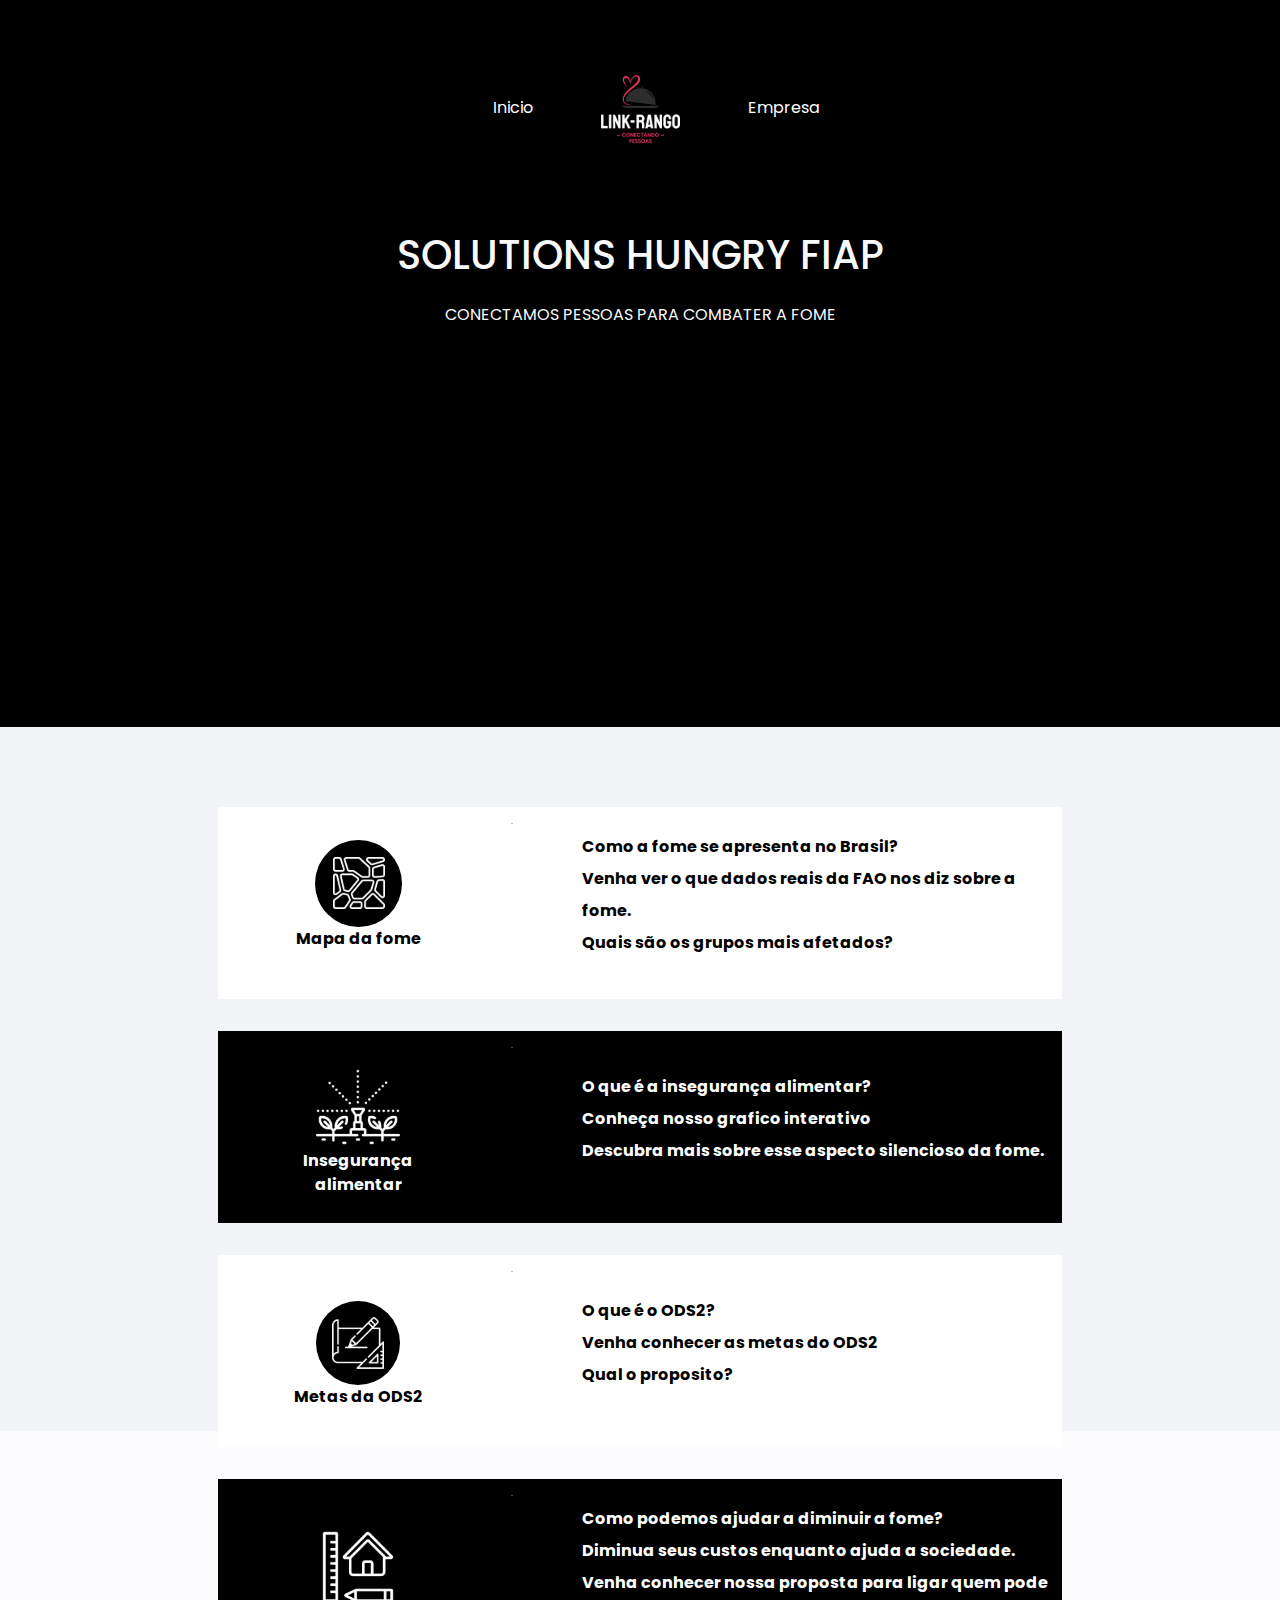
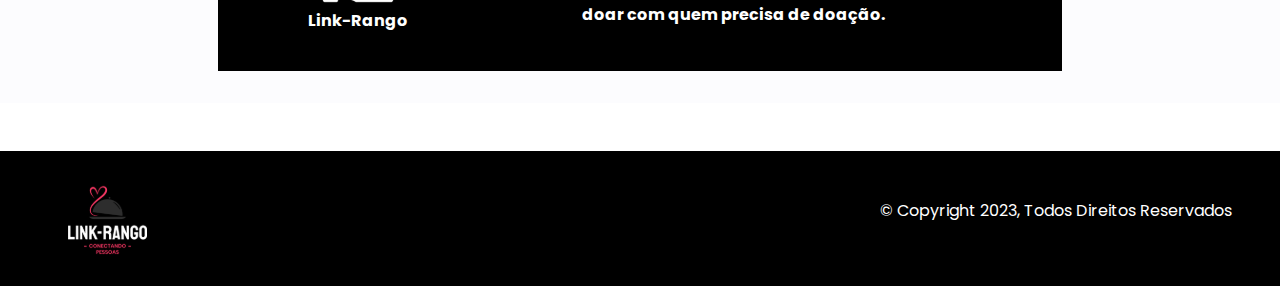
<file: index.html>
<!DOCTYPE html>
<html lang="en">
  <head>
    <meta charset="UTF-8" />
    <meta http-equiv="X-UA-Compatible" content="IE=edge" />
    <meta name="viewport" content="width=device-width, initial-scale=1.0" />
    <link
      href="https://cdn.jsdelivr.net/npm/bootstrap@5.1.3/dist/css/bootstrap.min.css"
      rel="stylesheet"
    />
    <link rel="stylesheet" href="css/styles.css" />
    <link
      rel="shortcut icon"
      type="image/x-icon"
      href="img/link-rango-logo.svg"
    />
    <script src="https://cdn.jsdelivr.net/npm/bootstrap@5.1.3/dist/js/bootstrap.bundle.min.js"></script>
    <title>Link Rango</title>
  </head>
  <body>
    <div class="bg-black pt-5 gap-5 d-flex flex-column half-video">
      <nav class="d-flex align-items-center justify-content-center">
        <ul class="d-flex align-items-center gap-5 opacity-nav">
          <li class="list-unstyled">
            <a href="index.html" class="text-decoration-none text-white"
              >Inicio</a
            >
          </li>
          <li class="list-unstyled">
            <img src="img/link-rango-logo.svg" alt="logo" />
          </li>
          <li class="list-unstyled">
            <a href="link-rango.html" class="text-decoration-none text-white"
              >Empresa</a
            >
          </li>
        </ul>
      </nav>

      <div
        class="d-flex flex-column align-items-center justify-content-center gap-3"
      >
        <h1 class="text-center text-light">SOLUTIONS HUNGRY FIAP</h1>
        <p class="text-center text-light">
          CONECTAMOS PESSOAS PARA COMBATER A FOME
        </p>
      </div>
      <div class="d-flex justify-content-center">
        <iframe
          height="400"
          class="video-container"
          src="https://www.youtube.com/embed/hhTyvYlMStE"
          title="YouTube video player"
          frameborder="0"
          allow="accelerometer; autoplay; clipboard-write; encrypted-media; gyroscope; picture-in-picture; web-share"
          allowfullscreen
        ></iframe>
      </div>
    </div>
    <div
      class="bg-ice d-flex flex-column justify-content-center align-items-center gap-5"
    >
      <a
        href="mapa-da-fome.html"
        class="hover card-container container bg-white space-container-top text-decoration-none text-black"
      >
        <div class="row card-links">
          <div
            class="col-4 px-5 d-flex flex-column align-items-center justify-content-center"
          >
            <img src="img/hungry-map.svg" alt="mapa da fome" />
            <p class="fw-bolder text-center">Mapa da fome</p>
          </div>
          <div class="col-1">
            <hr class="line-space-vertical" size="1" width="2" />
          </div>
          <div class="col-7 d-flex flex-column justify-content-center">
            <p class="text-black fw-bolder lh-lg">
              Como a fome se apresenta no Brasil?<br />
              Venha ver o que dados reais da FAO nos diz sobre a fome.<br />
              Quais são os grupos mais afetados?
            </p>
          </div>
        </div>
      </a>
      <a
        href="inseguranca-alimentar.html"
        class="hover card-container container bg-black text-decoration-none"
      >
        <div class="row card-links">
          <div
            class="col-4 px-5 pt-4 d-flex flex-column align-items-center justify-content-center"
          >
            <img src="img/food-unsafety.svg" alt="insegurança alimentar" />
            <p class="fw-bolder text-center text-white">
              Insegurança alimentar
            </p>
          </div>
          <div class="col-1">
            <hr class="line-space-vertical text-white" size="1" width="2" />
          </div>
          <div class="col-7 d-flex flex-column justify-content-center gap-3">
            <p class="text-white fw-bolder lh-lg">
              O que é a insegurança alimentar?<br />
              Conheça nosso grafico interativo<br />
              Descubra mais sobre esse aspecto silencioso da fome.
            </p>
          </div>
        </div>
      </a>
      <a
        href="metas-ods2.html"
        class="hover text-black card-container container bg-white text-decoration-none"
      >
        <div class="row card-links">
          <div
            class="col-4 px-5 pt-4 d-flex flex-column align-items-center justify-content-center"
          >
            <img src="img/ods-goals.svg" alt="metas da ods2" />
            <p class="fw-bolder text-center">Metas da ODS2</p>
          </div>
          <div class="col-1">
            <hr class="line-space-vertical" size="1" width="2" />
          </div>
          <div class="col-7 d-flex flex-column justify-content-center gap-3">
            <p class="text-black fw-bolder lh-lg">
              O que é o ODS2?<br />
              Venha conhecer as metas do ODS2<br />
              Qual o proposito?
            </p>
          </div>
        </div>
      </a>
    </div>
    <div
      class="bg-light-ice d-flex flex-column py-5 justify-content-center align-items-center gap-4"
    >
      <a
        href="link-rango.html"
        class="hover text-decoration-none card-container container bg-black"
      >
        <div class="row card-links">
          <div
            class="col-4 px-5 pt-4 d-flex flex-column align-items-center justify-content-center"
          >
            <img src="img/home-business.svg" alt="modelo de negocio" />
            <p class="fw-bolder text-center text-white">Link-Rango</p>
          </div>
          <div class="col-1">
            <hr class="line-space-vertical text-white" size="1" width="2" />
          </div>
          <div class="col-7 d-flex flex-column justify-content-center gap-3">
            <p class="text-white fw-bolder lh-lg">
              Como podemos ajudar a diminuir a fome?<br />
              Diminua seus custos enquanto ajuda a sociedade.<br />
              Venha conhecer nossa proposta para ligar quem pode doar com quem
              precisa de doação.
            </p>
          </div>
        </div>
      </a>
    </div>

    <footer
      class="bg-black d-flex justify-content-between align-items-center px-5 py-2 mt-5 footer"
    >
      <img src="img/link-rango-logo.svg" alt="logo" />
      <p class="text-white">© Copyright 2023, Todos Direitos Reservados</p>
    </footer>
  </body>
</html>
</file>
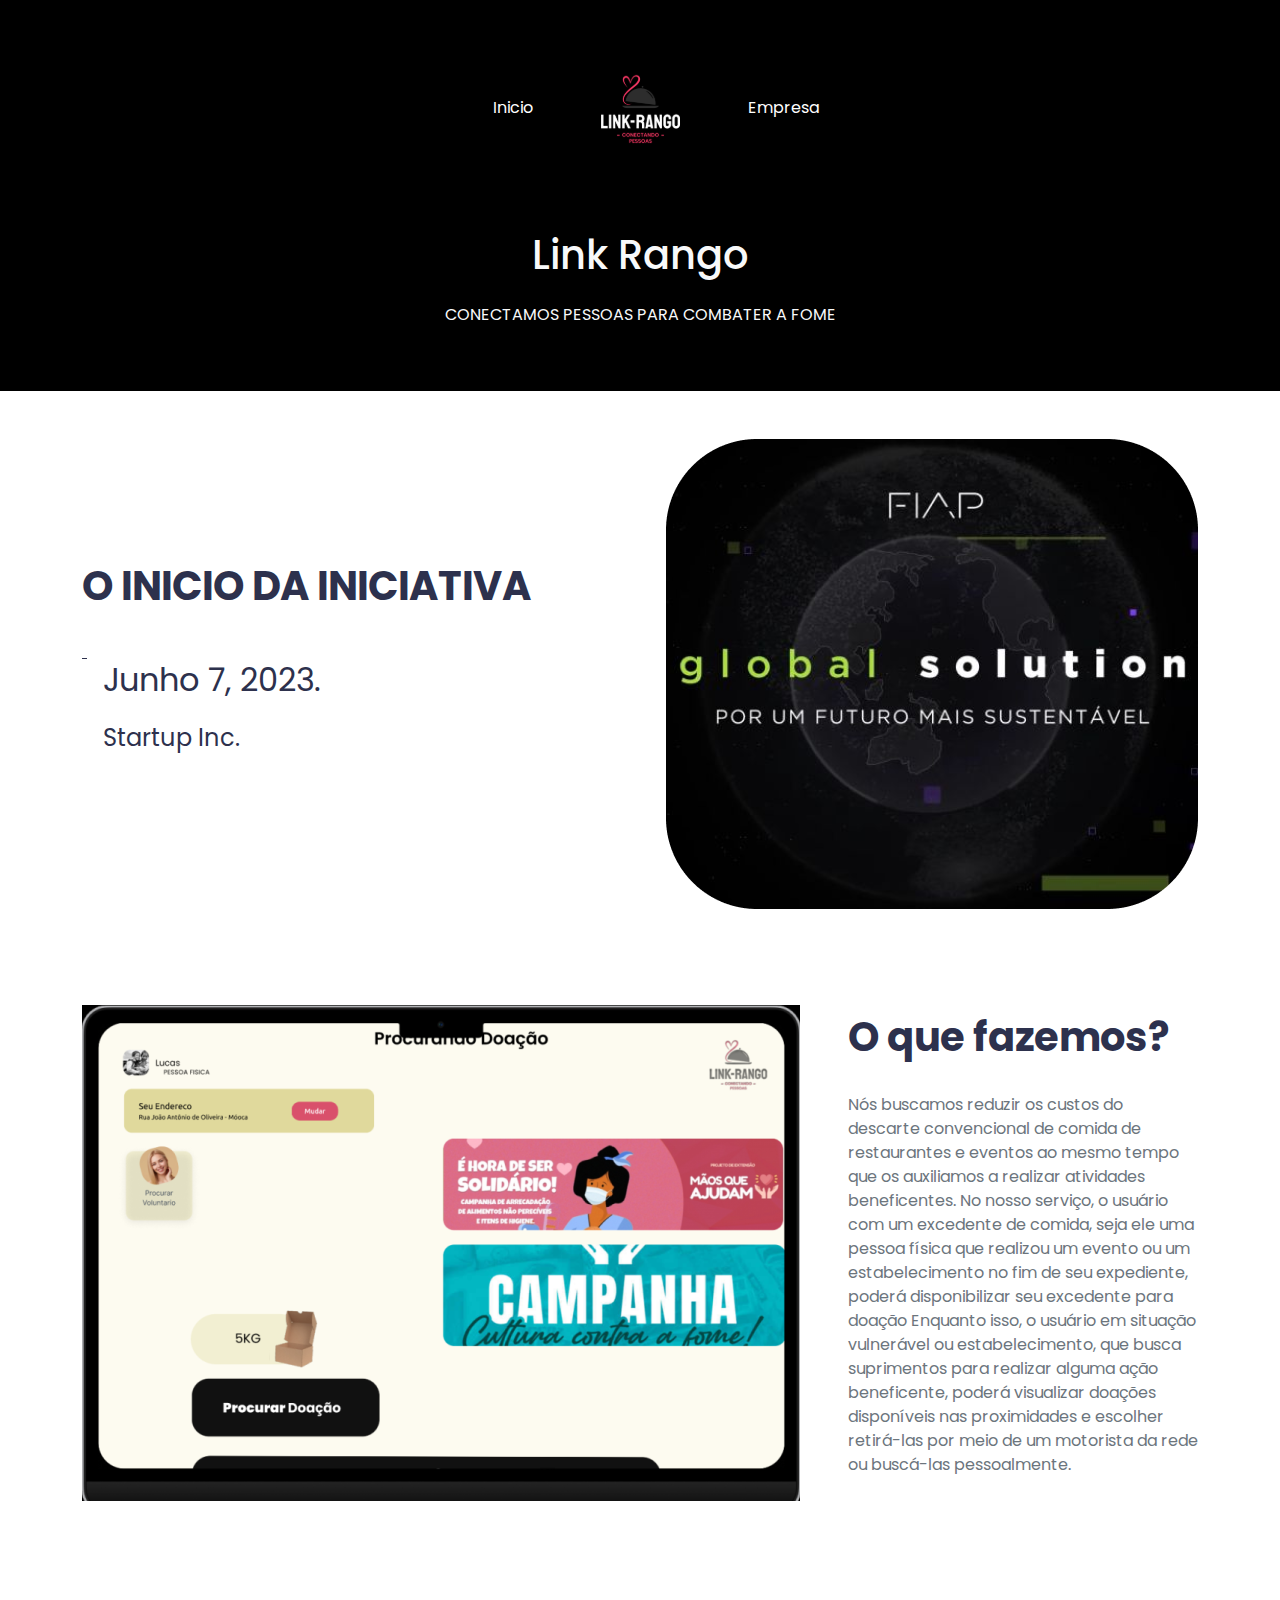
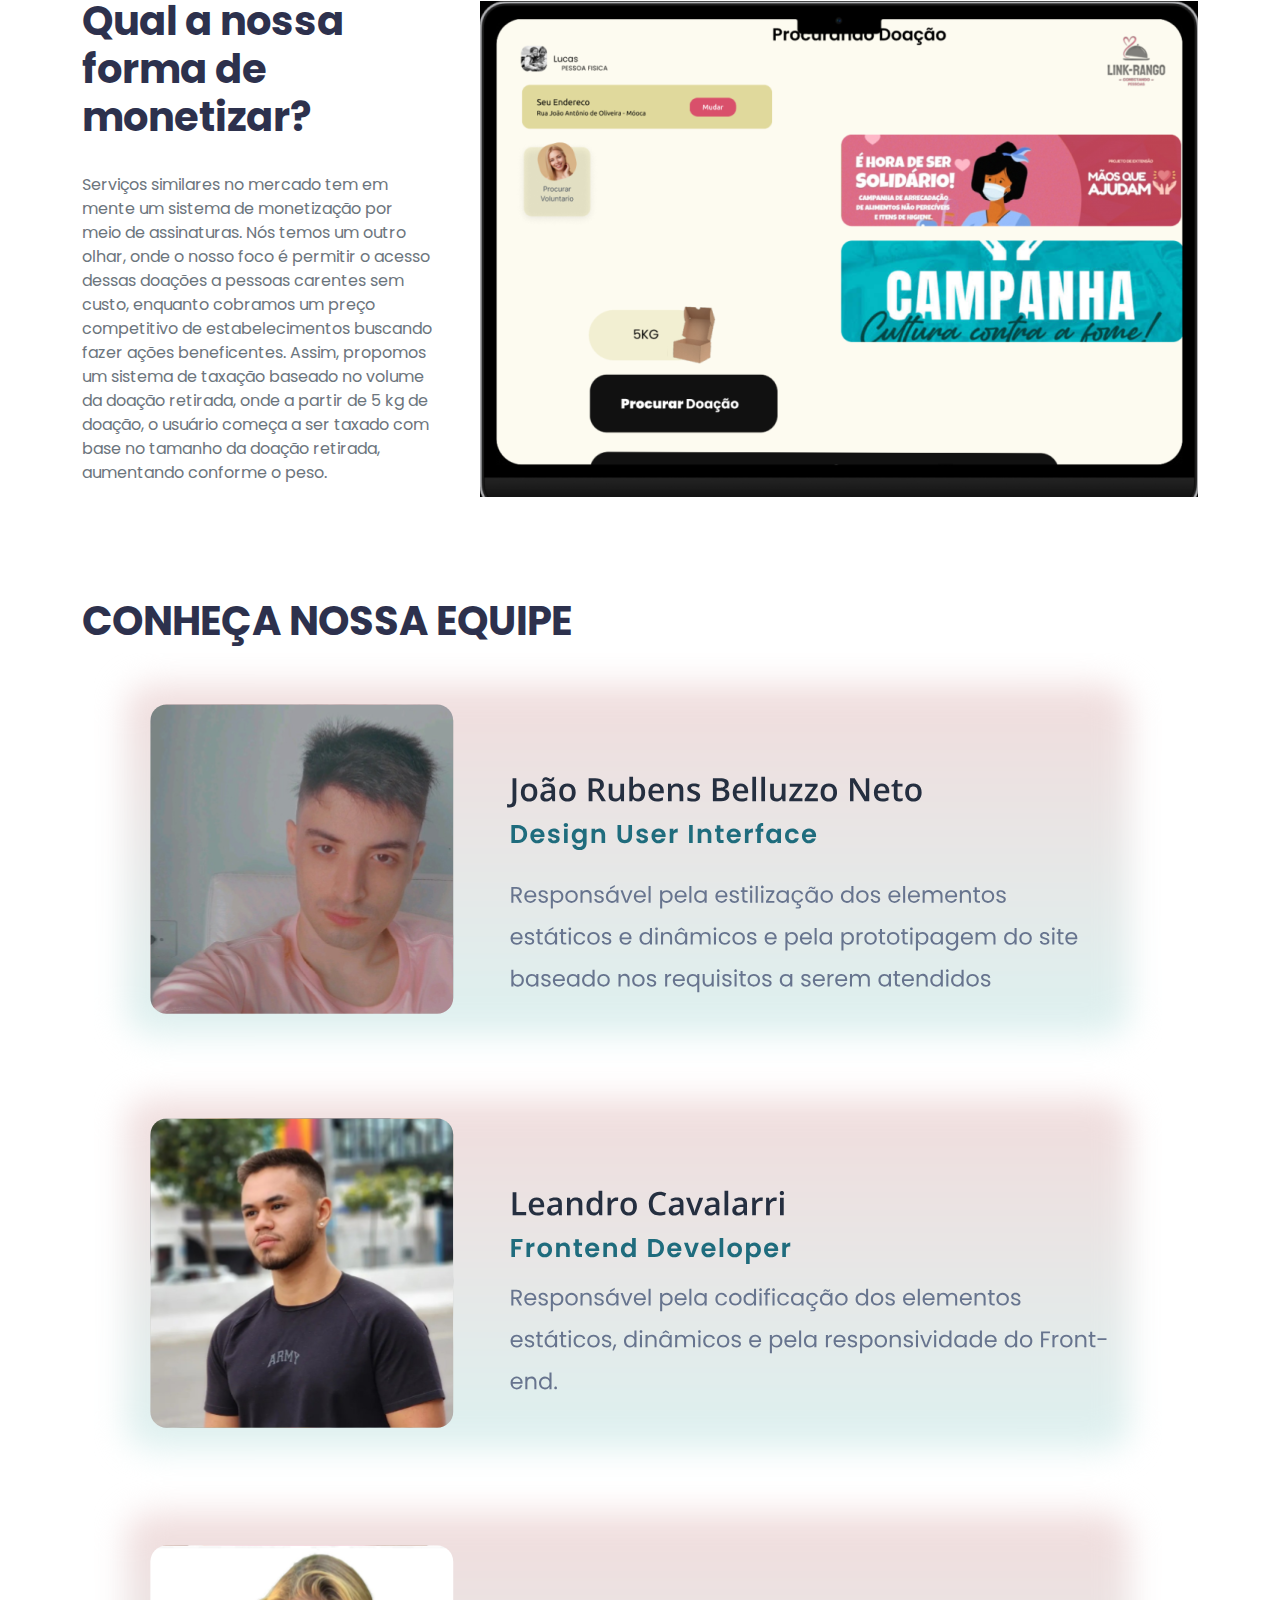
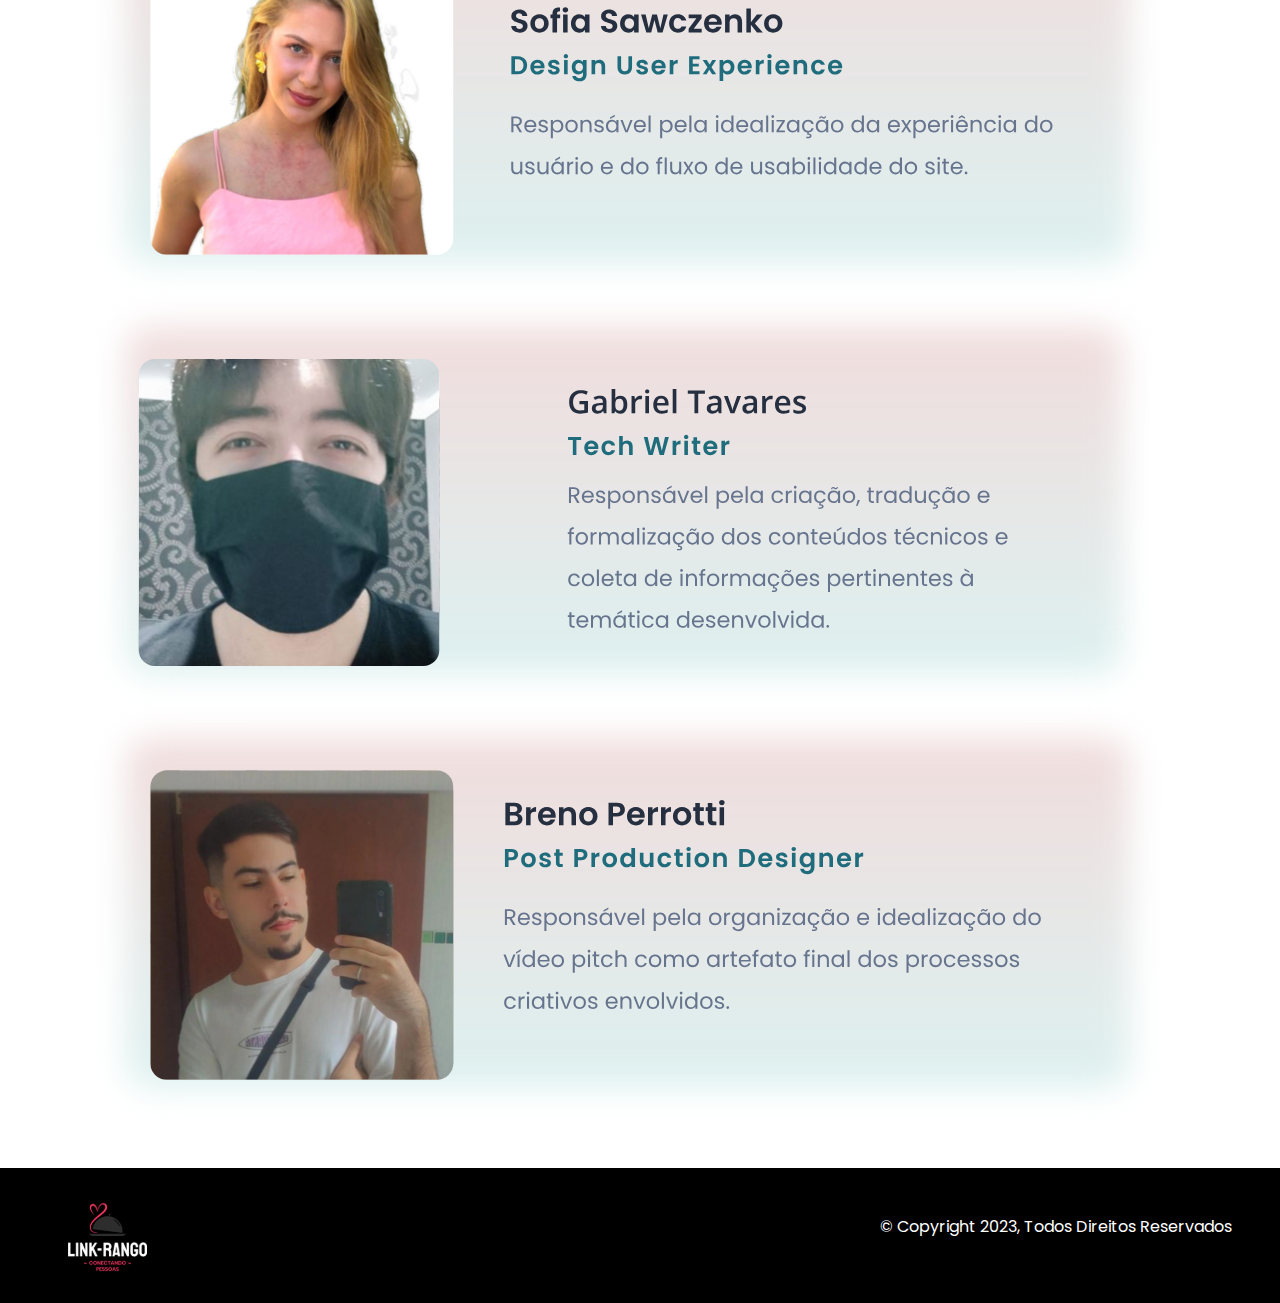
<file: link-rango.html>
<!DOCTYPE html>
<html lang="en">
  <head>
    <meta charset="UTF-8" />
    <meta http-equiv="X-UA-Compatible" content="IE=edge" />
    <meta name="viewport" content="width=device-width, initial-scale=1.0" />
    <link
      href="https://cdn.jsdelivr.net/npm/bootstrap@5.1.3/dist/css/bootstrap.min.css"
      rel="stylesheet"
    />
    <link rel="stylesheet" href="css/styles.css" />
    <link
      rel="shortcut icon"
      type="image/x-icon"
      href="img/link-rango-logo.svg"
    />
    <script src="https://cdn.jsdelivr.net/npm/bootstrap@5.1.3/dist/js/bootstrap.bundle.min.js"></script>
    <title>Link Rango</title>
  </head>
  <body>
    <div class="bg-black pt-5 gap-5 d-flex flex-column py-5">
      <nav class="d-flex align-items-center justify-content-center">
        <ul class="d-flex align-items-center gap-5 opacity-nav">
          <li class="list-unstyled">
            <a href="index.html" class="text-decoration-none text-white"
              >Inicio</a
            >
          </li>
          <li class="list-unstyled">
            <img src="img/link-rango-logo.svg" alt="logo" />
          </li>
          <li class="list-unstyled">
            <a href="link-rango.html" class="text-decoration-none text-white"
              >Empresa</a
            >
          </li>
        </ul>
      </nav>

      <div
        class="d-flex flex-column align-items-center justify-content-center gap-3"
      >
        <h1 class="text-center text-light">Link Rango</h1>
        <p class="text-center text-light">
          CONECTAMOS PESSOAS PARA COMBATER A FOME
        </p>
      </div>
    </div>

    <div
      class="container d-flex align-items-center justify-content-between py-5 img-text-container"
    >
      <div class="d-flex flex-column gap-4">
        <h1 class="fw-bold text-purple">O INICIO DA INICIATIVA</h1>
        <div class="d-flex align-items-center gap-3">
          <hr style="height: 7rem; color: #2d314d; opacity: 1" width="5" />
          <span>
            <p class="fs-2 text-purple">Junho 7, 2023.</p>
            <p class="fs-4 text-purple">Startup Inc.</p>
          </span>
        </div>
      </div>
      <div>
        <img src="img/fiap-gs.png" alt="fiap gs" />
      </div>
    </div>

    <div
      class="container d-flex align-items-center justify-content-between py-5 gap-5 img-text-container reverse"
    >
      <div><img src="img/app-img-1.png" alt="primeira imagem site" /></div>
      <div class="d-flex flex-column gap-4">
        <h1 class="fw-bold text-purple">O que fazemos?</h1>
        <p class="text-secondary">
          Nós buscamos reduzir os custos do descarte convencional de comida de
          restaurantes e eventos ao mesmo tempo que os auxiliamos a realizar
          atividades beneficentes. No nosso serviço, o usuário com um excedente
          de comida, seja ele uma pessoa física que realizou um evento ou um
          estabelecimento no fim de seu expediente, poderá disponibilizar seu
          excedente para doação Enquanto isso, o usuário em situação vulnerável
          ou estabelecimento, que busca suprimentos para realizar alguma ação
          beneficente, poderá visualizar doações disponíveis nas proximidades e
          escolher retirá-las por meio de um motorista da rede ou buscá-las
          pessoalmente.
        </p>
      </div>
    </div>

    <div
      class="container d-flex align-items-center justify-content-between py-5 gap-5 img-text-container"
    >
      <div class="d-flex flex-column gap-4">
        <h1 class="fw-bold text-purple">Qual a nossa forma de monetizar?</h1>
        <p class="text-secondary">
          Serviços similares no mercado tem em mente um sistema de monetização
          por meio de assinaturas. Nós temos um outro olhar, onde o nosso foco é
          permitir o acesso dessas doações a pessoas carentes sem custo,
          enquanto cobramos um preço competitivo de estabelecimentos buscando
          fazer ações beneficentes. Assim, propomos um sistema de taxação
          baseado no volume da doação retirada, onde a partir de 5 kg de doação,
          o usuário começa a ser taxado com base no tamanho da doação retirada,
          aumentando conforme o peso.
        </p>
      </div>
      <div>
        <img src="img/app-img-1.png" alt="primeira imagem site" />
      </div>
    </div>

    <div class="container py-5">
      <h1 class="fw-bold text-purple">CONHEÇA NOSSA EQUIPE</h1>
      <div class="container-fluid text-center people-info-container">
        <div class="row">
          <div class="col-6 hover">
            <img src="img/joao.svg" alt="informações joao" />
          </div>
          <div class="col-6 hover">
            <img src="img/leandro.svg" alt="informações leandro" />
          </div>
        </div>
        <div class="row">
          <div class="col-6 hover">
            <img src="img/sofia.svg" alt="informações sofia" />
          </div>
          <div class="col-6 hover">
            <img src="img/gabriel.svg" alt="informações gabriel" />
          </div>
        </div>
        <div class="row text-center">
          <div class="col-12 hover">
            <img src="img/breno.svg" alt="informações breno" />
          </div>
        </div>
      </div>
    </div>

    <footer
      class="bg-black d-flex justify-content-between align-items-center px-5 py-2 footer"
    >
      <img src="img/link-rango-logo.svg" alt="logo" />
      <p class="text-white">© Copyright 2023, Todos Direitos Reservados</p>
    </footer>
  </body>
</html>
</file>
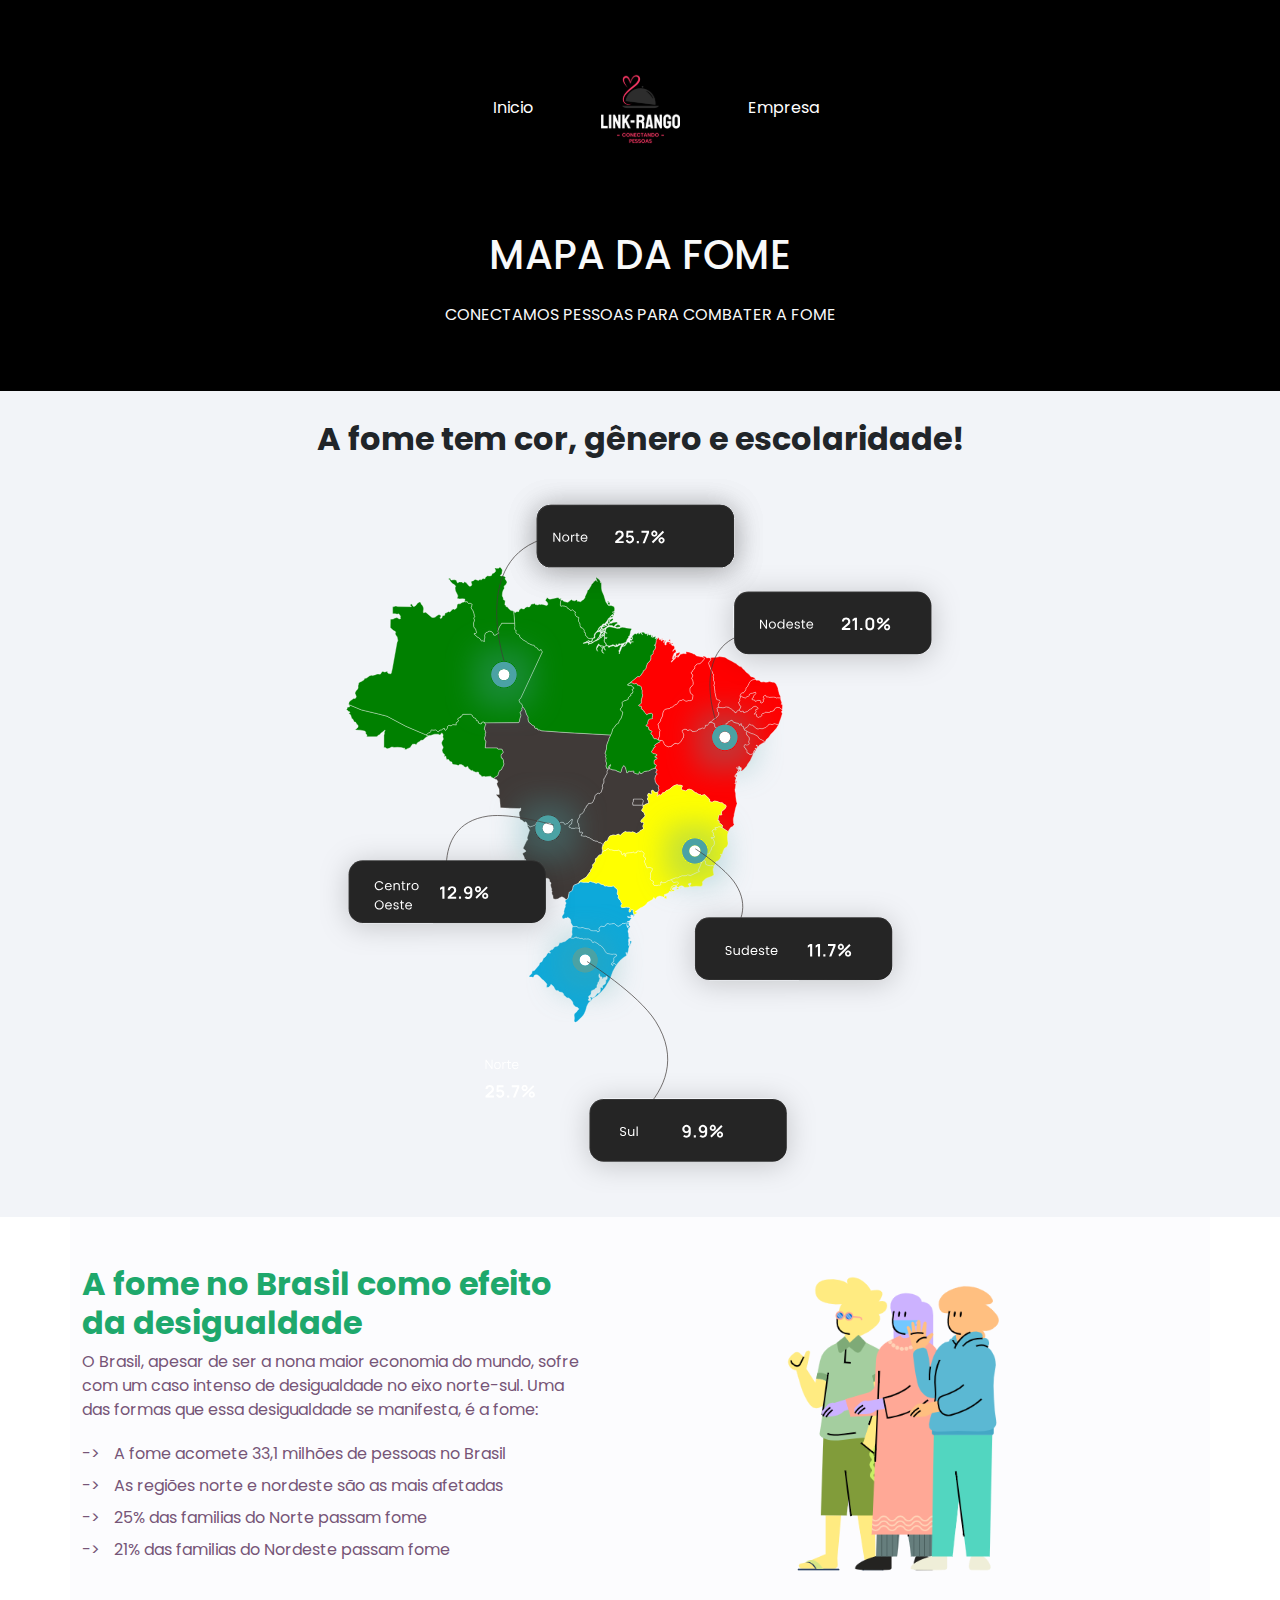
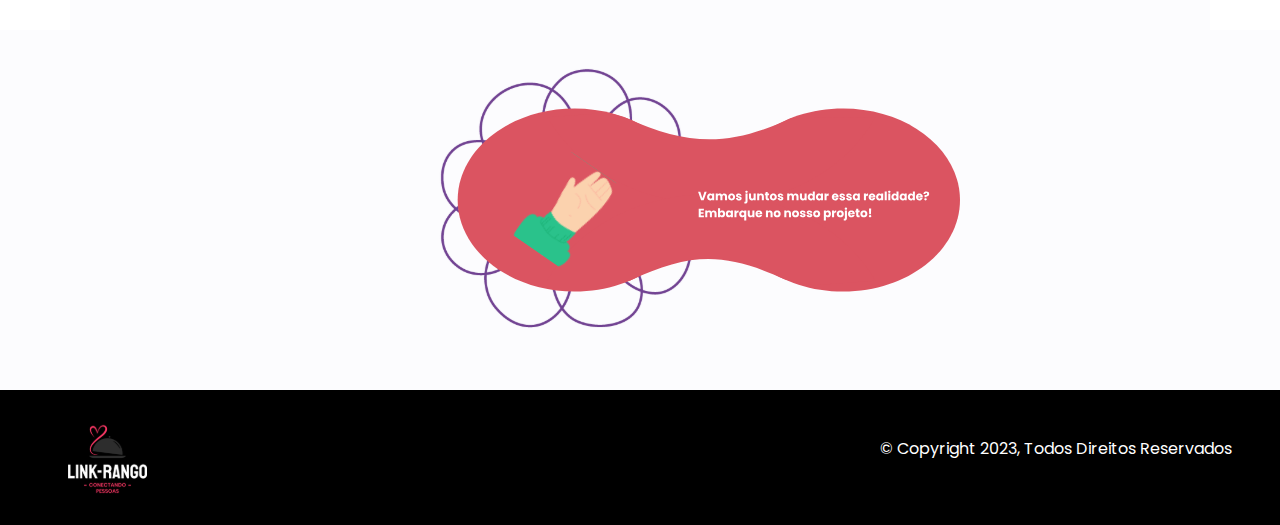
<file: mapa-da-fome.html>
<!DOCTYPE html>
<html lang="en">
  <head>
    <meta charset="UTF-8" />
    <meta http-equiv="X-UA-Compatible" content="IE=edge" />
    <meta name="viewport" content="width=device-width, initial-scale=1.0" />
    <link
      href="https://cdn.jsdelivr.net/npm/bootstrap@5.1.3/dist/css/bootstrap.min.css"
      rel="stylesheet"
    />
    <link rel="stylesheet" href="css/styles.css" />
    <link rel="shortcut icon" type="image/x-icon" href="img/link-rango-logo.svg" />
    <script src="https://cdn.jsdelivr.net/npm/bootstrap@5.1.3/dist/js/bootstrap.bundle.min.js"></script>
    <title>Mapa da fome</title>
  </head>
  <body>
    <div class="bg-black pt-5 gap-5 d-flex flex-column py-5">
      <nav class="d-flex align-items-center justify-content-center">
        <ul class="d-flex align-items-center gap-5 opacity-nav">
          <li class="list-unstyled">
            <a href="index.html" class="text-decoration-none text-white"
              >Inicio</a
            >
          </li>
          <li class="list-unstyled">
            <img src="img/link-rango-logo.svg" alt="logo" />
          </li>
          <li class="list-unstyled">
            <a href="link-rango.html" class="text-decoration-none text-white">Empresa</a>
          </li>
        </ul>
      </nav>

      <div
        class="d-flex flex-column align-items-center justify-content-center gap-3"
      >
        <h1 class="text-center text-light">MAPA DA FOME</h1>
        <p class="text-center text-light">
          CONECTAMOS PESSOAS PARA COMBATER A FOME
        </p>
      </div>
    </div>

    <div
      class="d-flex flex-column align-items-center h-100 bg-ice justify-content-center py-4"
    >
      <p class="fs-2 fw-bolder text-center">
        A fome tem cor, gênero e escolaridade!
      </p>
      <img src="img/brazil-hungry-map.svg" alt="mapa da fome" class="w-50 hover" />
    </div>

    <div class="bg-light-ice hungry-map-container container py-5">
      <div class="hungry-map-infos">
        <h2 class="hungry-map-title fw-bolder">
          A fome no Brasil como efeito da desigualdade
        </h2>
        <p>
          O Brasil, apesar de ser a nona maior economia do mundo, sofre com um
          caso intenso de desigualdade no eixo norte-sul. Uma das formas que
          essa desigualdade se manifesta, é a fome:
        </p>
        <div class="d-flex">
          <ul class="hungry-regions-list lh-lg">
            <li>A fome acomete 33,1 milhões de pessoas no Brasil</li>
            <li>As regiões norte e nordeste são as mais afetadas</li>
            <li>25% das familias do Norte passam fome</li>
            <li>21% das familias do Nordeste passam fome</li>
          </ul>
        </div>
      </div>
      <img src="img/people.svg" class="w-100 hover" alt="pessoas imagem" />
    </div>

    <div
      class="d-flex align-items-center justify-content-center bg-light-ice w-100"
    >
      <img
        src="img/change-future.svg"
        class="w-50 hover"
        alt="vamos mudar o futuro juntos"
      />
    </div>

    <footer
      class="bg-black d-flex justify-content-between align-items-center px-5 py-2 footer"
    >
      <img src="img/link-rango-logo.svg" alt="logo" />
      <p class="text-white">© Copyright 2023, Todos Direitos Reservados</p>
    </footer>
  </body>
</html>
</file>
<file: css/styles.css>
@import url('https://fonts.googleapis.com/css2?family=Poppins:ital,wght@0,300;0,400;1,200;1,300;1,400&display=swap');

*{
  padding: 0;
  margin: 0;
  box-sizing: border-box;
  font-family: 'Poppins', Arial, Helvetica, sans-serif;
}

.opacity-nav li a:hover{
  opacity: 0.6;
  transition: all 0.2s;
}

.bg-ice{
  background-color: #F2F4F8;
}

.bg-light-ice{
  background-color: #FCFCFE;
}

.text-purple{
  color: #2D314D;
}

.space-container-top{
  margin-top: 5rem;
}

.line-space-vertical{
  height: 10rem;
}

.card-container{
  width: 66%;
  margin-bottom: -1rem;
}

.video-container{
  width: 66%;
  margin-bottom: -4rem;
}

.hungry-map-infos h2{
  color: #1EA86C;
}

.hungry-map-infos p{
  color: #765577;
}

.hungry-regions-list {
  position: relative;
  list-style: none;
}

.hungry-regions-list li {
  color: #765577;
}

.hungry-regions-list li::before {
  color: #765577;
  content: '->';
  position: absolute;
  left: 0;
}

.graph-container{
  display: flex;
  flex-direction: column;
  width:100%;
}

.graph div{
  display: flex;
  align-items: center;
  justify-content: center;
}


.hover:hover{
  -webkit-filter: drop-shadow(5px 5px 5px rgba(0, 0, 0, .5));
  filter: drop-shadow(5px 5px 5px rgba(0, 0, 0, .5));
  transition: all .5s;
}

.ods-goals hr{
  display: flex;
  height: 5rem;
}

@media screen and (max-width: 1400px) {
  .people-info-container div{
    width: 100%;
    display: flex;
    flex-direction: column;
    align-items: center;
    justify-content: center;
  }
  
  .people-info-container div div img{
    width: 100%;
  }
}

@media screen and (max-width: 1000px) {
  .ods-goals-title-container{
    display: flex;
    flex-direction: column;
  }

  .ods-goals-title-container div hr{
    height: 0;
  }

  .ods-goals{
    display: flex;
    flex-direction: column;
    justify-content: center;
    align-items: center;
    gap:0;
    padding: 1rem 0;
  }

  .ods-goals hr{
    display: none;
  }
}

@media screen and (min-width: 890px) {

  .hungry-map-container{
    display: flex;
    align-items: center;
    justify-content: space-evenly;
  }
  
  .hungry-map-container{
    display: flex;
    flex-direction: flex-column;
    align-items: center;
    justify-content: center;
  }
}

@media screen and (max-width: 800px) {
  .card-links{
    display: flex;
    flex-direction: column;
    align-items: center;
    justify-content: center;
    padding: 1rem 0;
  }
  
  .img-text-container{
    display: flex;
    flex-direction: column;
    align-items: center;
    justify-content: center;
  }

  .img-text-container.reverse{
    flex-direction: column-reverse;
  }

  .img-text-container div img{
    width: 100%;
  }

  .line-space-vertical{
    height: 0
  }
}

@media screen and (max-width: 600px){
  .opacity-nav{
    display: flex;
    flex-direction: column;
  
  }

  .footer{
    display: flex;
    flex-direction: column;
    justify-content: center;
    align-items: center;
  }
  
  .footer p{
    text-align: center;
  }
}

/* ================MODAL ==============*/
.modal{
  width: 100vw;
  height: 100vh;

  position:fixed;

  background-color: rgba(0, 0, 0, 0.7);

  display: flex;
  justify-content:center;
  align-items: center;

  opacity: 0;
  visibility: hidden;

  z-index: 999;
}


.modal.active{
  opacity: 1;
  visibility: visible;
}

.modal-content{
  background-color: #fff;
  width: 80vw;
  height:80vh;
  padding: 0 5rem;
  display: flex;
  flex-direction: row;
  gap:10rem;
  align-items: center;
  justify-content: center;
}

.modal-content img{
  width: 20vw;
  height: 50vh;
}

.modal-bg-purple{
  background-color: #2D314D;
  width: 100vw;
}

.modal-close{
  top: 0rem;
  right: 1rem;
  position:absolute;

}

.modal-close i{
  font-size:2rem;

  cursor: pointer;
  padding-left:2rem 
}

@media screen and (max-width: 900px) {
  .modal-content{
    background-color: #fff;
    display: flex;
    flex-direction: column;
    align-items: center;
    justify-content: center;
    gap: 2rem;
    padding: 3rem 1rem;
    width: 100%;
    height: 100%;
  }
}

@media screen and (max-width: 600px) {
  .modal-content{
    background-color: #fff;
    display: flex;
    flex-direction: column;
    align-items: center;
    justify-content: center;
    gap: 2rem;
    padding: 3rem 1rem;
    width: 100vw;
    height: 100%;
  }
}
</file>
